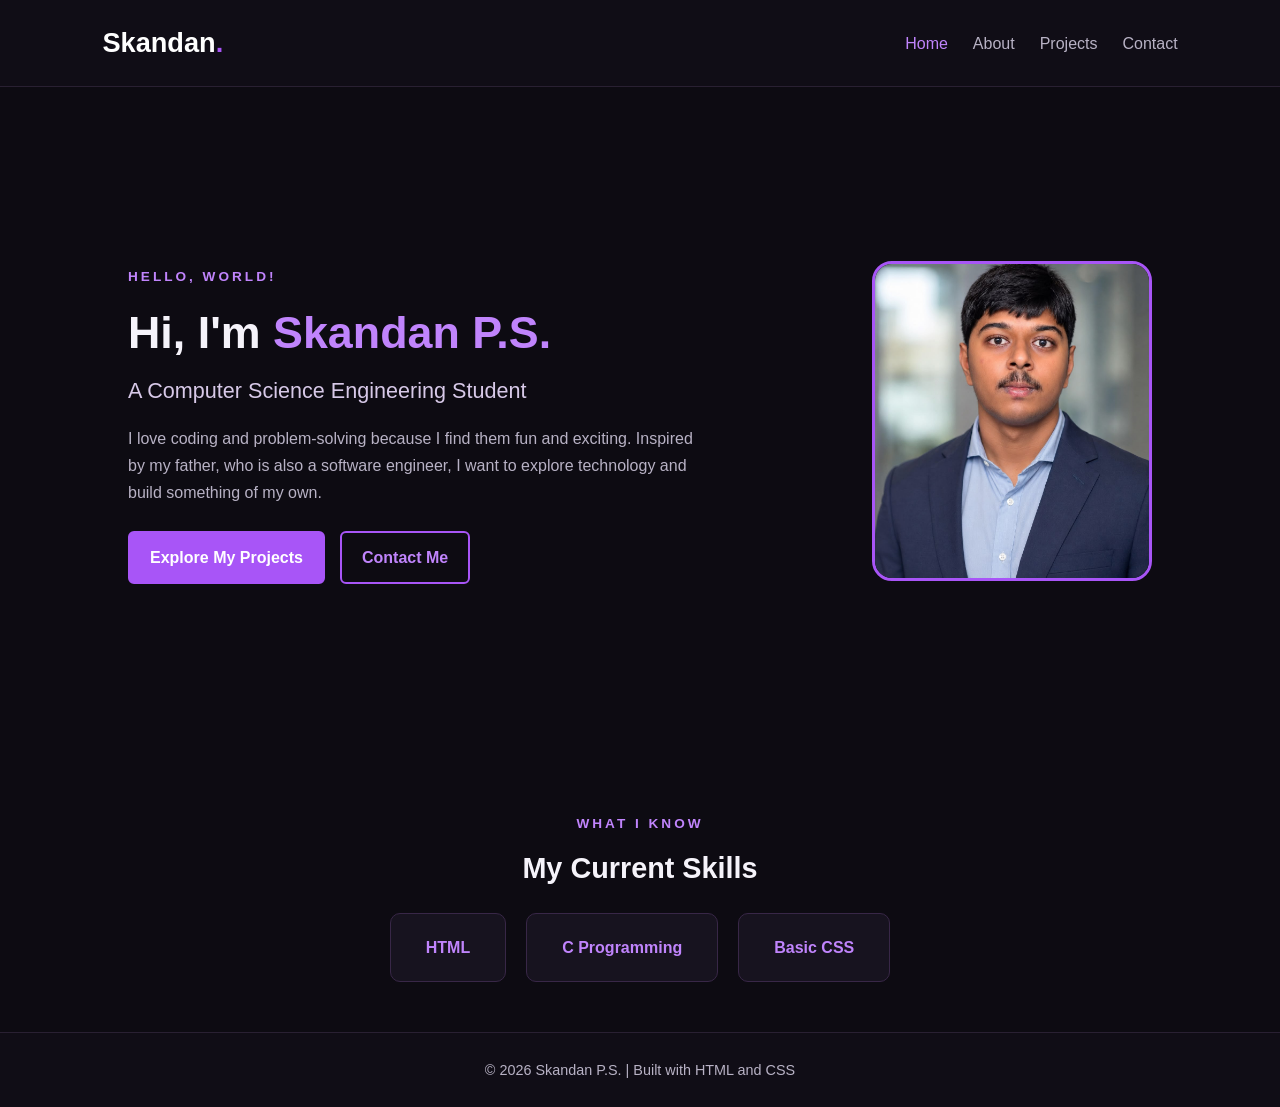
<file: index.html>
<!DOCTYPE html>
<html lang="en">
<head>
    <meta charset="UTF-8">
    <meta name="viewport" content="width=device-width, initial-scale=1.0">
    <meta name="author" content="Skandan P.S.">
    <meta name="description" content="The personal portfolio of Skandan P.S., a first-year computer science engineering student.">

    <title>Home | Skandan P.S.</title>
    <link rel="stylesheet" href="style.css">
</head>

<body>

    <header>
        <nav class="navbar">
            <a href="index.html" class="logo">Skandan<span>.</span></a>

            <ul class="nav-links">
                <li><a href="index.html" class="active">Home</a></li>
                <li><a href="about.html">About</a></li>
                <li><a href="projects.html">Projects</a></li>
                <li><a href="contact.html">Contact</a></li>
            </ul>
        </nav>
    </header>

    <main>
        <section class="hero">

            <div class="hero-text">
                <p class="small-heading">HELLO, WORLD!</p>

                <h1>Hi, I'm <span>Skandan P.S.</span></h1>

                <h2>A Computer Science Engineering Student</h2>

                <p class="intro-text">
                    I love coding and problem-solving because I find them
                    fun and exciting. Inspired by my father, who is also a
                    software engineer, I want to explore technology and
                    build something of my own.
                </p>

                <div class="hero-buttons">
                    <a href="projects.html" class="btn">Explore My Projects</a>
                    <a href="contact.html" class="btn btn-outline">Contact Me</a>
                </div>
            </div>

            <div class="hero-photo">
                <img src="myphoto.jpeg" alt="Photo of Skandan" class="profile-img">
            </div>

        </section>

        <section class="skills-section">
            <p class="small-heading">WHAT I KNOW</p>
            <h2>My Current Skills</h2>

            <div class="skills-list">
                <div class="skill-card">HTML</div>
                <div class="skill-card">C Programming</div>
                <div class="skill-card">Basic CSS</div>
            </div>
        </section>
    </main>

    <footer>
        <p>&copy; 2026 Skandan P.S. | Built with HTML and CSS</p>
    </footer>

</body>
</html>
</file>
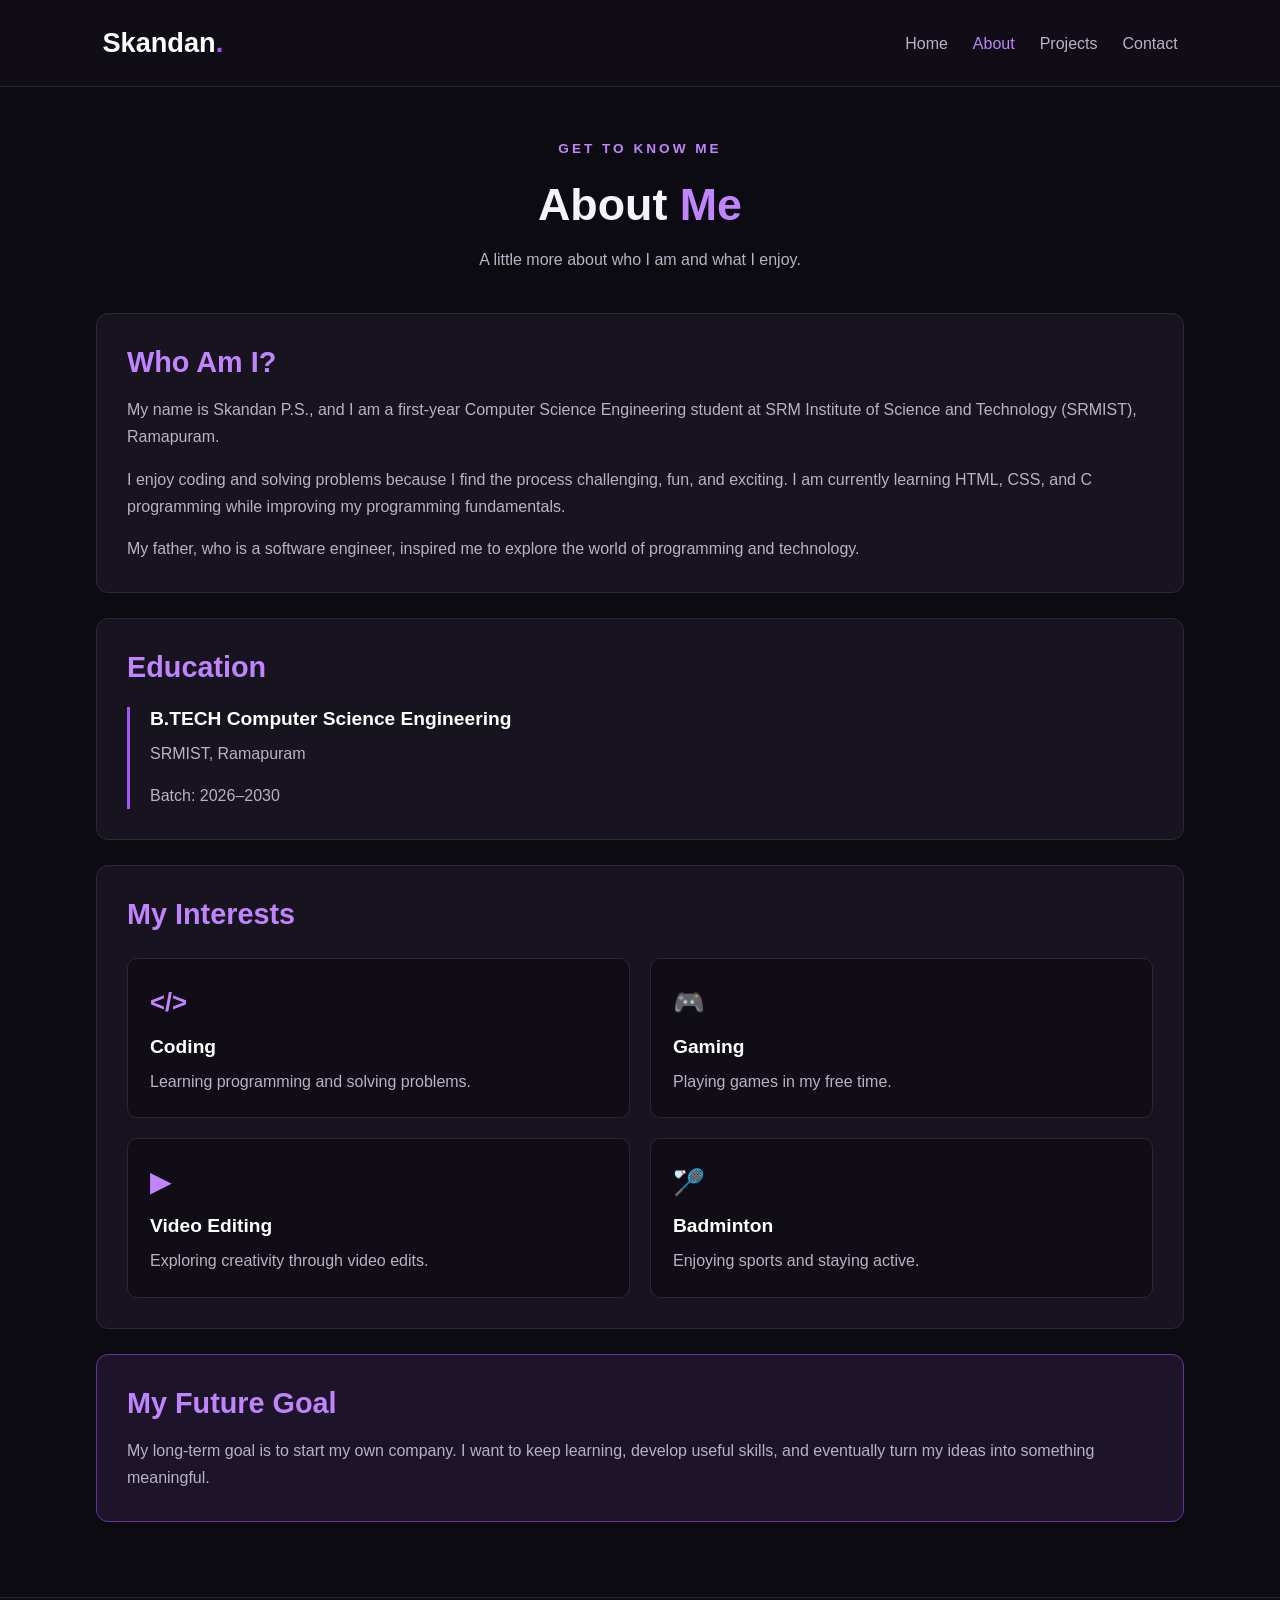
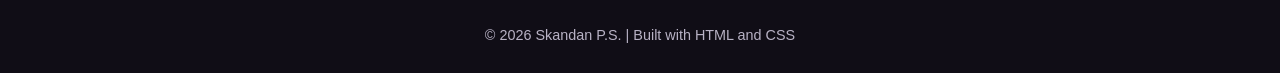
<file: about.html>
<!DOCTYPE html>
<html lang="en">
<head>
    <meta charset="UTF-8">
    <meta name="viewport" content="width=device-width, initial-scale=1.0">
    <meta name="author" content="Skandan P.S.">
    <meta name="description" content="Learn more about Skandan P.S.">

    <title>About Me | Skandan P.S.</title>
    <link rel="stylesheet" href="style.css">
</head>

<body>

    <header>
        <nav class="navbar">
            <a href="index.html" class="logo">Skandan<span>.</span></a>

            <ul class="nav-links">
                <li><a href="index.html">Home</a></li>
                <li><a href="about.html" class="active">About</a></li>
                <li><a href="projects.html">Projects</a></li>
                <li><a href="contact.html">Contact</a></li>
            </ul>
        </nav>
    </header>

    <main class="page-container">

        <section class="page-heading">
            <p class="small-heading">GET TO KNOW ME</p>
            <h1>About <span>Me</span></h1>
            <p>A little more about who I am and what I enjoy.</p>
        </section>

        <section class="content-card">
            <h2>Who Am I?</h2>

            <p>
                My name is Skandan P.S., and I am a first-year Computer
                Science Engineering student at SRM Institute of Science
                and Technology (SRMIST), Ramapuram.
            </p>

            <p>
                I enjoy coding and solving problems because I find the
                process challenging, fun, and exciting. I am currently
                learning HTML, CSS, and C programming while improving
                my programming fundamentals.
            </p>

            <p>
                My father, who is a software engineer, inspired me to
                explore the world of programming and technology.
            </p>
        </section>

        <section class="content-card">
            <h2>Education</h2>

            <div class="info-item">
                <h3>B.TECH Computer Science Engineering</h3>
                <p>SRMIST, Ramapuram</p>
                <p>Batch: 2026–2030</p>
            </div>
        </section>

        <section class="content-card">
            <h2>My Interests</h2>

            <div class="interests-list">
                <div class="interest-item">
                    <span class="interest-symbol">&lt;/&gt;</span>
                    <h3>Coding</h3>
                    <p>Learning programming and solving problems.</p>
                </div>

                <div class="interest-item">
                    <span class="interest-symbol">🎮</span>
                    <h3>Gaming</h3>
                    <p>Playing games in my free time.</p>
                </div>

                <div class="interest-item">
                    <span class="interest-symbol">▶</span>
                    <h3>Video Editing</h3>
                    <p>Exploring creativity through video edits.</p>
                </div>

                <div class="interest-item">
                    <span class="interest-symbol">🏸</span>
                    <h3>Badminton</h3>
                    <p>Enjoying sports and staying active.</p>
                </div>
            </div>
        </section>

        <section class="content-card goal-card">
            <h2>My Future Goal</h2>

            <p>
                My long-term goal is to start my own company.
                I want to keep learning, develop useful skills, and
                eventually turn my ideas into something meaningful.
            </p>
        </section>

    </main>

    <footer>
        <p>&copy; 2026 Skandan P.S. | Built with HTML and CSS</p>
    </footer>

</body>
</html>
</file>
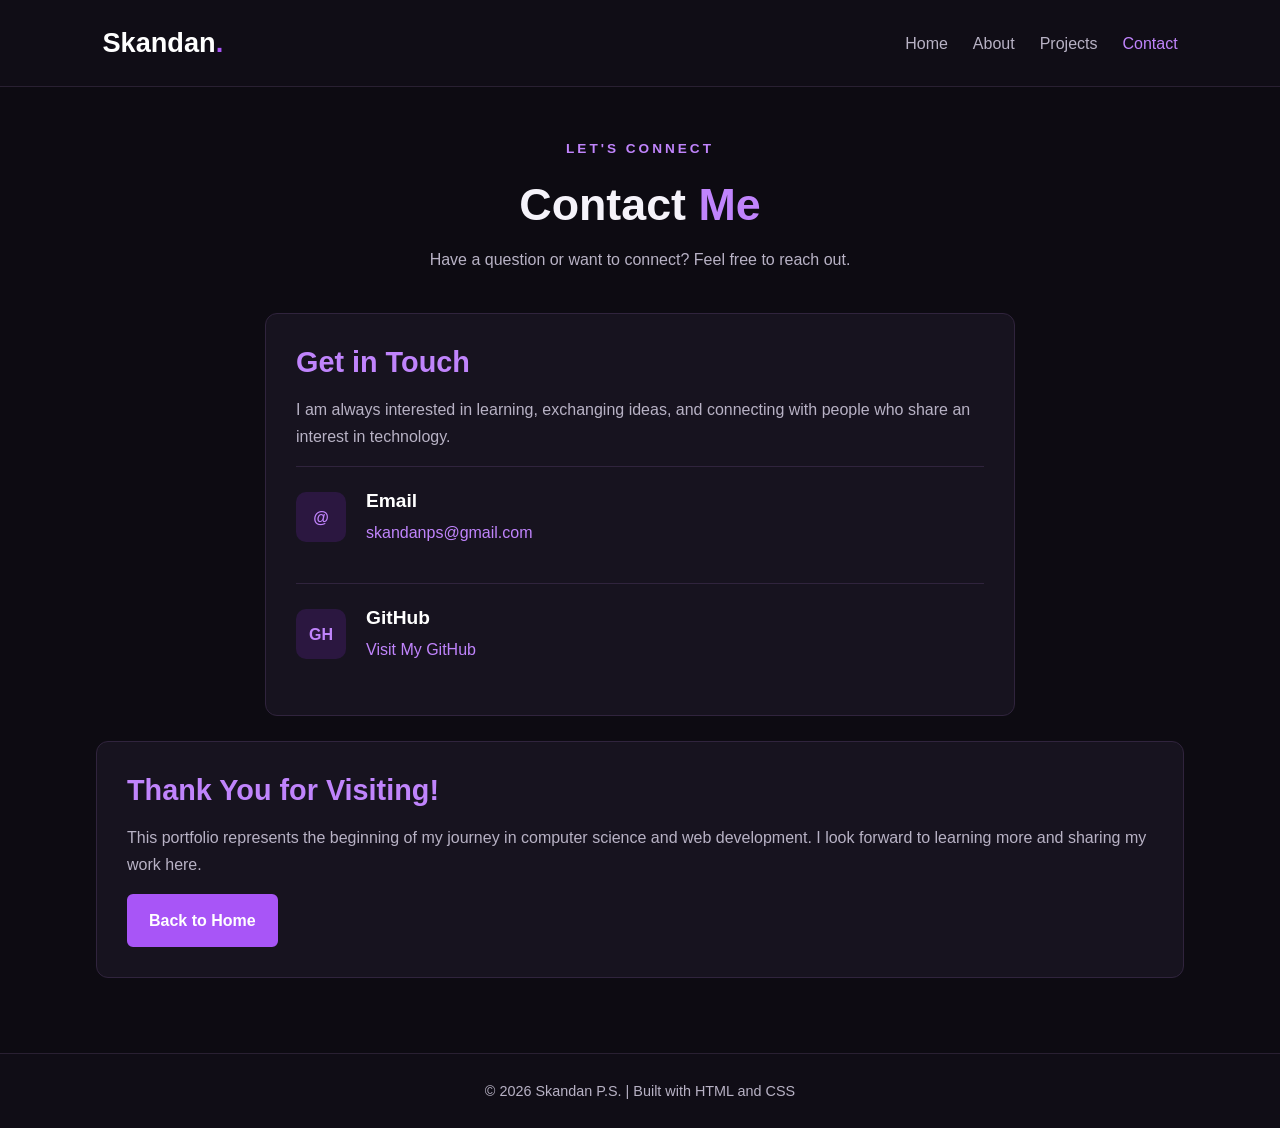
<file: contact.html>
<!DOCTYPE html>
<html lang="en">
<head>
    <meta charset="UTF-8">
    <meta name="viewport" content="width=device-width, initial-scale=1.0">
    <meta name="author" content="Skandan P.S.">
    <meta name="description" content="Contact Skandan P.S.">

    <title>Contact | Skandan P.S.</title>
    <link rel="stylesheet" href="style.css">
</head>

<body>

    <header>
        <nav class="navbar">
            <a href="index.html" class="logo">Skandan<span>.</span></a>

            <ul class="nav-links">
                <li><a href="index.html">Home</a></li>
                <li><a href="about.html">About</a></li>
                <li><a href="projects.html">Projects</a></li>
                <li><a href="contact.html" class="active">Contact</a></li>
            </ul>
        </nav>
    </header>

    <main class="page-container">

        <section class="page-heading">
            <p class="small-heading">LET'S CONNECT</p>
            <h1>Contact <span>Me</span></h1>
            <p>Have a question or want to connect? Feel free to reach out.</p>
        </section>

        <section class="content-card contact-card">

            <h2>Get in Touch</h2>

            <p>
                I am always interested in learning, exchanging ideas,
                and connecting with people who share an interest in technology.
            </p>

            <div class="contact-item">
                <div class="contact-symbol">@</div>
                <div>
                    <h3>Email</h3>
                    <a href="mailto:skandanps@gmail.com">
                        skandanps@gmail.com
                    </a>
                </div>
            </div>

            <div class="contact-item">
                <div class="contact-symbol">GH</div>
                <div>
                    <h3>GitHub</h3>
                    <a href="https://github.com/skandanps07"
                       target="_blank"
                       rel="noopener noreferrer">
                        Visit My GitHub
                    </a>
                </div>
            </div>

        </section>

        <section class="content-card">
            <h2>Thank You for Visiting!</h2>

            <p>
                This portfolio represents the beginning of my journey
                in computer science and web development. I look forward
                to learning more and sharing my work here.
            </p>

            <a href="index.html" class="btn">Back to Home</a>
        </section>

    </main>

    <footer>
        <p>&copy; 2026 Skandan P.S. | Built with HTML and CSS</p>
    </footer>

</body>
</html>
</file>
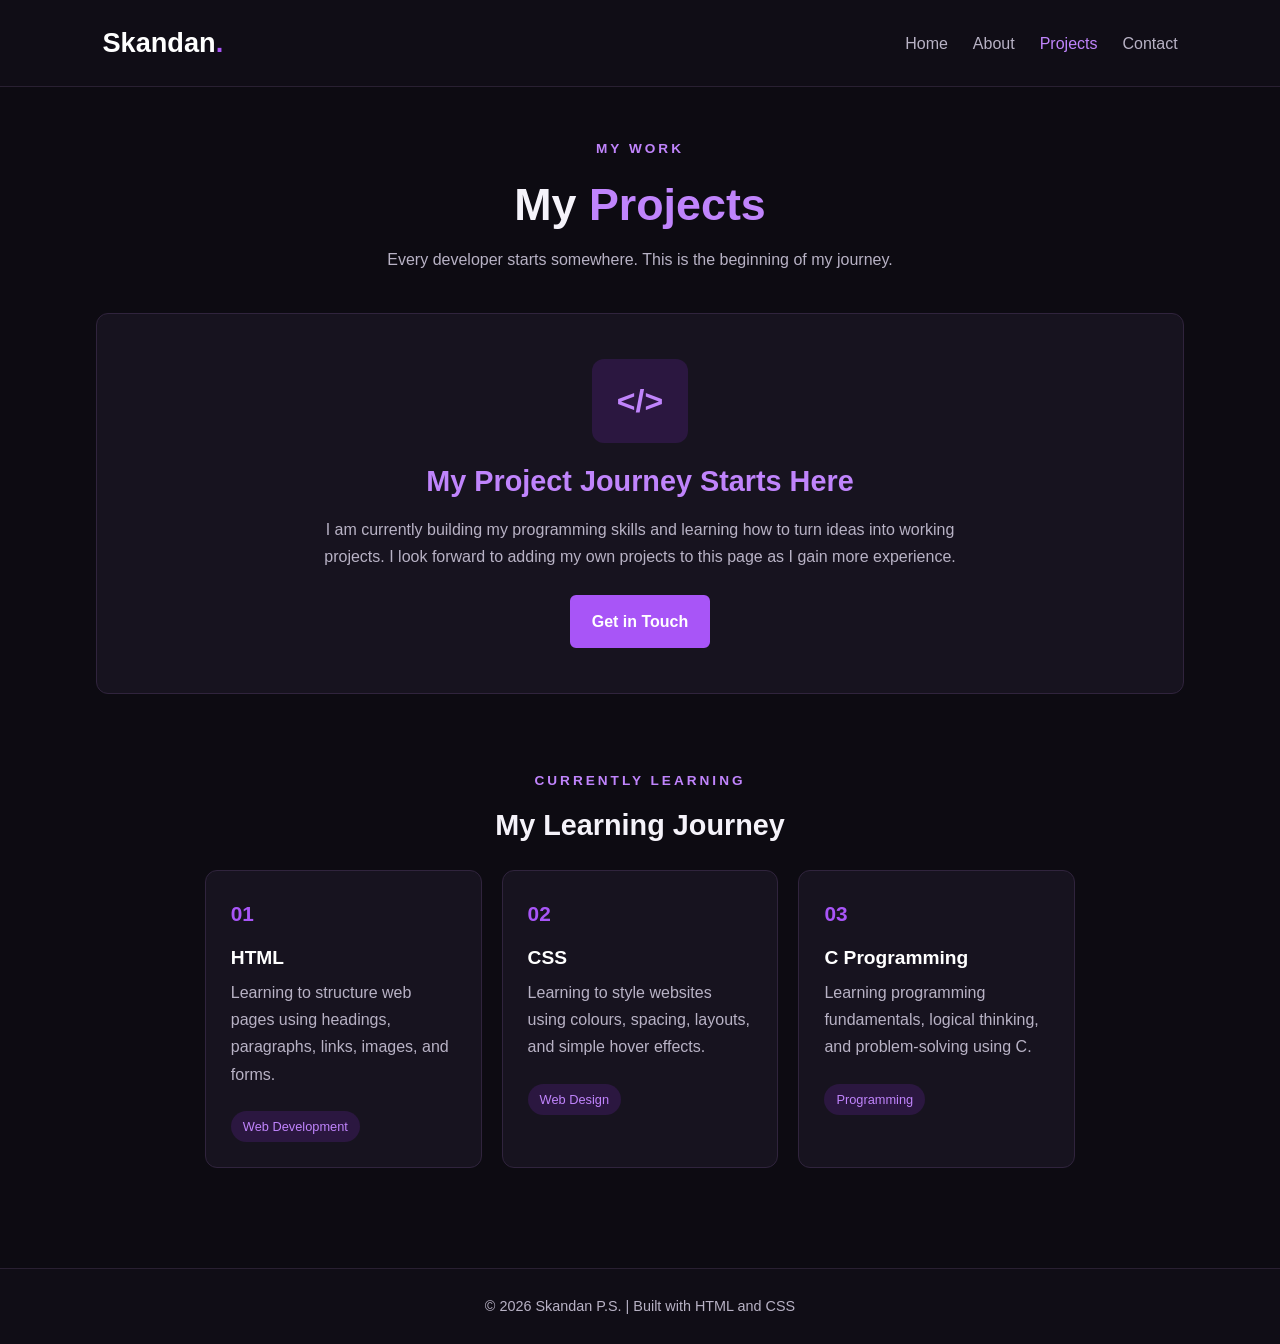
<file: projects.html>
<!DOCTYPE html>
<html lang="en">
<head>
    <meta charset="UTF-8">
    <meta name="viewport" content="width=device-width, initial-scale=1.0">
    <meta name="author" content="Skandan P.S.">
    <meta name="description" content="Explore the projects and learning journey of Skandan P.S.">

    <title>Projects | Skandan P.S.</title>
    <link rel="stylesheet" href="style.css">
</head>

<body>

    <header>
        <nav class="navbar">
            <a href="index.html" class="logo">Skandan<span>.</span></a>

            <ul class="nav-links">
                <li><a href="index.html">Home</a></li>
                <li><a href="about.html">About</a></li>
                <li><a href="projects.html" class="active">Projects</a></li>
                <li><a href="contact.html">Contact</a></li>
            </ul>
        </nav>
    </header>

    <main class="page-container">

        <section class="page-heading">
            <p class="small-heading">MY WORK</p>
            <h1>My <span>Projects</span></h1>
            <p>Every developer starts somewhere. This is the beginning of my journey.</p>
        </section>

        <section class="content-card empty-projects">
            <div class="project-icon">&lt;/&gt;</div>

            <h2>My Project Journey Starts Here</h2>

            <p>
                I am currently building my programming skills and
                learning how to turn ideas into working projects.
                I look forward to adding my own projects to this page
                as I gain more experience.
            </p>

            <a href="contact.html" class="btn">Get in Touch</a>
        </section>

        <section class="skills-section">
            <p class="small-heading">CURRENTLY LEARNING</p>
            <h2>My Learning Journey</h2>

            <div class="project-grid">

                <div class="project-card">
                    <p class="project-number">01</p>
                    <h3>HTML</h3>
                    <p>
                        Learning to structure web pages using headings,
                        paragraphs, links, images, and forms.
                    </p>
                    <span class="tag">Web Development</span>
                </div>

                <div class="project-card">
                    <p class="project-number">02</p>
                    <h3>CSS</h3>
                    <p>
                        Learning to style websites using colours,
                        spacing, layouts, and simple hover effects.
                    </p>
                    <span class="tag">Web Design</span>
                </div>

                <div class="project-card">
                    <p class="project-number">03</p>
                    <h3>C Programming</h3>
                    <p>
                        Learning programming fundamentals, logical
                        thinking, and problem-solving using C.
                    </p>
                    <span class="tag">Programming</span>
                </div>

            </div>
        </section>

    </main>

    <footer>
        <p>&copy; 2026 Skandan P.S. | Built with HTML and CSS</p>
    </footer>

</body>
</html>
</file>
<file: style.css>
* {
    margin: 0;
    padding: 0;
    box-sizing: border-box;
}

body {
    background-color: #0d0b12;
    color: #f5f3fa;
    font-family: Arial, Helvetica, sans-serif;
    line-height: 1.7;
}

:root {
    --purple: #a855f7;
    --light-purple: #c084fc;
    --card-bg: #17131f;
    --muted: #b8b2c5;
}

a {
    color: inherit;
    text-decoration: none;
}

h1,
h2,
h3 {
    line-height: 1.3;
}

h1 {
    font-size: 2.8rem;
}

h2 {
    font-size: 1.8rem;
    margin-bottom: 15px;
}

h3 {
    font-size: 1.2rem;
    margin-bottom: 8px;
}

p {
    color: var(--muted);
    margin-bottom: 15px;
}

span {
    color: var(--light-purple);
}


/* ------------------------------
   2. NAVIGATION BAR
------------------------------ */

.navbar {
    display: flex;
    justify-content: space-between;
    align-items: center;

    padding: 20px 8%;
    background-color: #100d16;
    border-bottom: 1px solid #292032;
}

.logo {
    color: white;
    font-size: 1.7rem;
    font-weight: bold;
}

.logo span {
    color: var(--purple);
}

.nav-links {
    display: flex;
    gap: 25px;
    list-style: none;
}

.nav-links a {
    color: var(--muted);
    transition: color 0.3s;
}

.nav-links a:hover,
.nav-links a.active {
    color: var(--light-purple);
}


/* ------------------------------
   3. HOME PAGE
------------------------------ */

.hero {
    min-height: 75vh;

    display: flex;
    justify-content: space-between;
    align-items: center;
    gap: 50px;

    padding: 70px 10%;
}

.hero-text {
    max-width: 620px;
}

.small-heading {
    color: var(--light-purple);
    font-size: 0.85rem;
    font-weight: bold;
    letter-spacing: 3px;
    margin-bottom: 15px;
}

.hero h1 {
    margin-bottom: 15px;
}

.hero h2 {
    color: #d7c9e8;
    font-size: 1.35rem;
    font-weight: normal;
}

.intro-text {
    max-width: 580px;
    margin: 20px 0 25px;
}

.hero-buttons {
    display: flex;
    flex-wrap: wrap;
    gap: 15px;
}

.btn {
    display: inline-block;
    background-color: var(--purple);
    color: white;

    padding: 11px 20px;
    border: 2px solid var(--purple);
    border-radius: 6px;

    font-weight: bold;
    transition: 0.3s;
}

.btn:hover {
    background-color: #9333ea;
    border-color: #9333ea;
    transform: translateY(-2px);
}

.btn-outline {
    background-color: transparent;
    color: var(--light-purple);
}

.btn-outline:hover {
    background-color: var(--purple);
    color: white;
}

.hero-photo {
    flex-shrink: 0;
}

.profile-img {
    width: 280px;
    height: 320px;
    object-fit: cover;

    border: 3px solid var(--purple);
    border-radius: 20px;

    background-color: var(--card-bg);
}


/* ------------------------------
   4. SKILLS SECTION
------------------------------ */

.skills-section {
    padding: 50px 10%;
    text-align: center;
}

.skills-list {
    display: flex;
    justify-content: center;
    flex-wrap: wrap;
    gap: 20px;
    margin-top: 25px;
}

.skill-card {
    background-color: var(--card-bg);
    border: 1px solid #382747;
    border-radius: 10px;

    padding: 20px 35px;
    color: var(--light-purple);
    font-weight: bold;

    transition: 0.3s;
}

.skill-card:hover {
    border-color: var(--purple);
    transform: translateY(-4px);
}


/* ------------------------------
   5. COMMON PAGE LAYOUT
------------------------------ */

.page-container {
    width: 85%;
    max-width: 1100px;
    margin: 0 auto;
    padding: 50px 0;
}

.page-heading {
    text-align: center;
    margin-bottom: 40px;
}

.page-heading h1 {
    margin-bottom: 12px;
}

.content-card {
    background-color: var(--card-bg);
    border: 1px solid #30243d;
    border-radius: 12px;

    padding: 30px;
    margin-bottom: 25px;
}

.content-card h2 {
    color: var(--light-purple);
}

.content-card p:last-child {
    margin-bottom: 0;
}

.info-item {
    border-left: 3px solid var(--purple);
    padding-left: 20px;
    margin-top: 20px;
}

.info-item h3 {
    color: white;
}

.goal-card {
    background-color: #1d1429;
    border-color: #63349a;
}


/* ------------------------------
   6. INTERESTS
------------------------------ */

.interests-list {
    display: grid;
    grid-template-columns: repeat(2, 1fr);
    gap: 20px;
    margin-top: 25px;
}

.interest-item {
    background-color: #100d16;
    border: 1px solid #30243d;
    border-radius: 10px;
    padding: 22px;
}

.interest-symbol {
    display: inline-block;
    color: var(--light-purple);
    font-size: 1.6rem;
    font-weight: bold;
    margin-bottom: 10px;
}

.interest-item h3 {
    color: white;
}


/* ------------------------------
   7. PROJECTS
------------------------------ */

.empty-projects {
    text-align: center;
    padding: 45px 30px;
}

.empty-projects p {
    max-width: 650px;
    margin: 15px auto 25px;
}

.project-icon {
    display: inline-block;
    color: var(--light-purple);
    background-color: #2b1740;
    border-radius: 12px;

    padding: 15px 25px;
    margin-bottom: 20px;

    font-size: 2rem;
    font-weight: bold;
}

.project-grid {
    display: grid;
    grid-template-columns: repeat(3, 1fr);
    gap: 20px;
    margin-top: 25px;
    text-align: left;
}

.project-card {
    background-color: var(--card-bg);
    border: 1px solid #30243d;
    border-radius: 12px;
    padding: 25px;

    transition: 0.3s;
}

.project-card:hover {
    border-color: var(--purple);
    transform: translateY(-5px);
}

.project-card h3 {
    color: white;
}

.project-number {
    color: var(--purple);
    font-weight: bold;
    font-size: 1.3rem;
}

.tag {
    display: inline-block;
    background-color: #2b1740;
    color: var(--light-purple);

    border-radius: 20px;
    padding: 5px 12px;
    margin-top: 8px;
    font-size: 0.8rem;
}


/* ------------------------------
   8. CONTACT PAGE
------------------------------ */

.contact-card {
    max-width: 750px;
    margin-left: auto;
    margin-right: auto;
}

.contact-item {
    display: flex;
    align-items: center;
    gap: 20px;

    border-top: 1px solid #30243d;
    padding: 22px 0;
    margin-top: 15px;
}

.contact-item h3 {
    color: white;
    margin-bottom: 5px;
}

.contact-item p {
    margin-top: 5px;
}

.contact-item a {
    color: var(--light-purple);
    overflow-wrap: anywhere;
}

.contact-item a:hover {
    text-decoration: underline;
}

.contact-symbol {
    display: flex;
    align-items: center;
    justify-content: center;

    width: 50px;
    height: 50px;
    flex-shrink: 0;

    background-color: #2b1740;
    border-radius: 10px;
    color: var(--light-purple);
    font-weight: bold;
}

.muted-text {
    font-size: 0.9rem;
}


/* ------------------------------
   9. FOOTER
------------------------------ */

footer {
    text-align: center;
    padding: 25px 15px;
    border-top: 1px solid #292032;
    background-color: #100d16;
}

footer p {
    margin: 0;
    font-size: 0.9rem;
}


/* ------------------------------
   10. RESPONSIVE DESIGN
------------------------------ */

@media (max-width: 800px) {

    .navbar {
        flex-direction: column;
        gap: 15px;
        padding: 20px 5%;
    }

    .nav-links {
        flex-wrap: wrap;
        justify-content: center;
        gap: 15px;
    }

    .hero {
        flex-direction: column-reverse;
        text-align: center;
        padding: 50px 7%;
        gap: 35px;
    }

    .hero-buttons {
        justify-content: center;
    }

    .profile-img {
        width: 240px;
        height: 260px;
    }

    .project-grid {
        grid-template-columns: 1fr;
    }

    .page-container {
        width: 90%;
    }
}

@media (max-width: 500px) {

    h1 {
        font-size: 2.2rem;
    }

    h2 {
        font-size: 1.5rem;
    }

    .interests-list {
        grid-template-columns: 1fr;
    }

    .content-card {
        padding: 22px;
    }

    .skill-card {
        width: 100%;
    }
}
</file>
